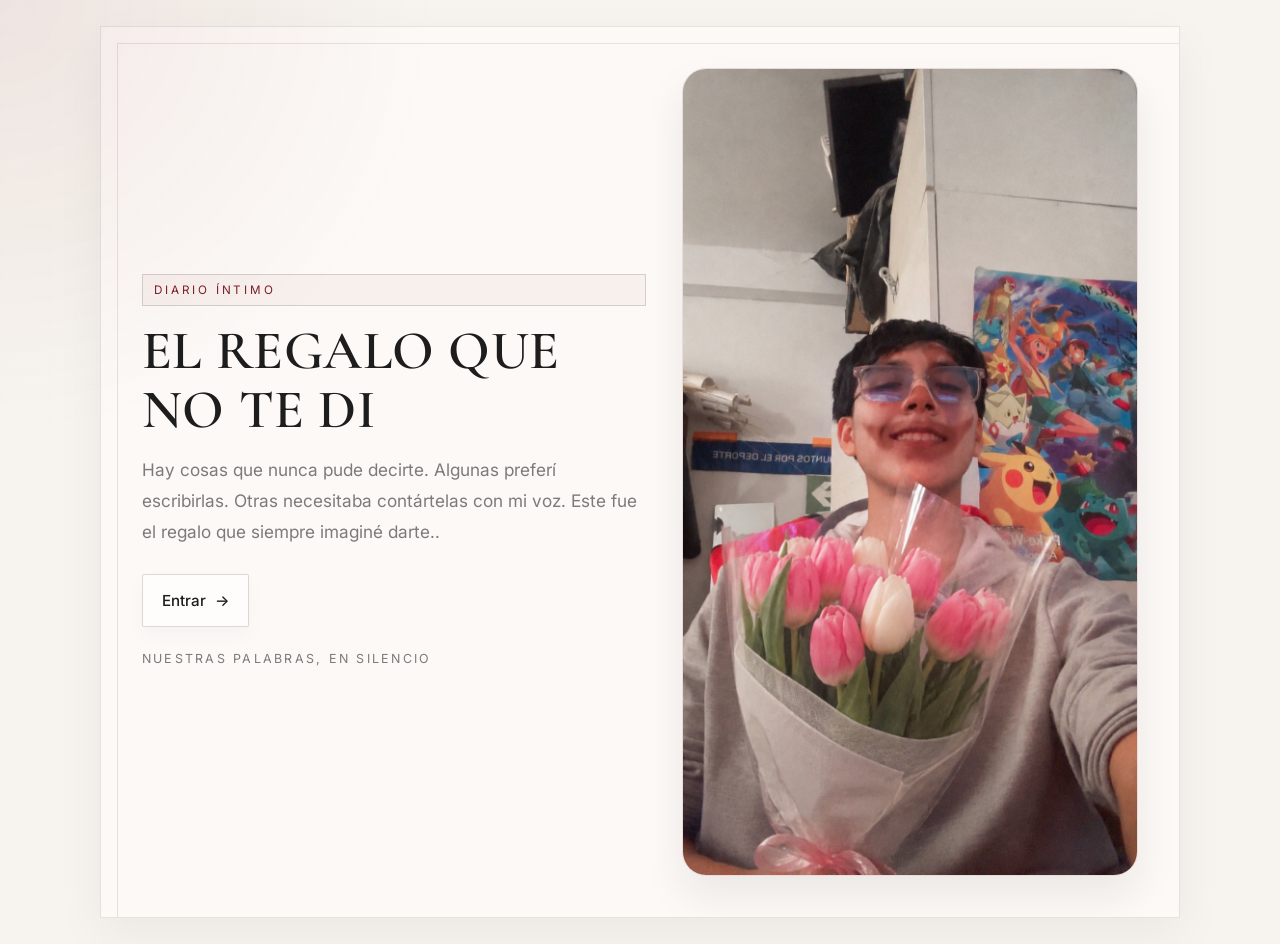
<file: index.html>
<!DOCTYPE html>
<html lang="es">
<head>
    <meta charset="UTF-8">
    <meta name="viewport" content="width=device-width, initial-scale=1.0">
    <title>EL REGALO QUE NO TE DI</title>
    <link rel="stylesheet" href="style.css">
</head>
<body>
    <main class="hero-card">
        <div class="hero-content">
            <div class="eyebrow">Diario íntimo</div>
            <h1>EL REGALO QUE NO TE DI</h1>
            <p>Hay cosas que nunca pude decirte. Algunas preferí escribirlas. Otras necesitaba contártelas con mi voz. Este fue el regalo que siempre imaginé darte..</p>
            <div class="actions">
                <a class="enter-link" href="menu.html">Entrar</a>
            </div>
            <div class="footer">Nuestras palabras, en silencio</div>
        </div>
        <div class="hero-image" aria-hidden="true">
            <img src="assets/imagenes/xd.png" alt="Portada del diario">
        </div>
    </main>

    <script src="script.js"></script>
</body>
</html>
</file>
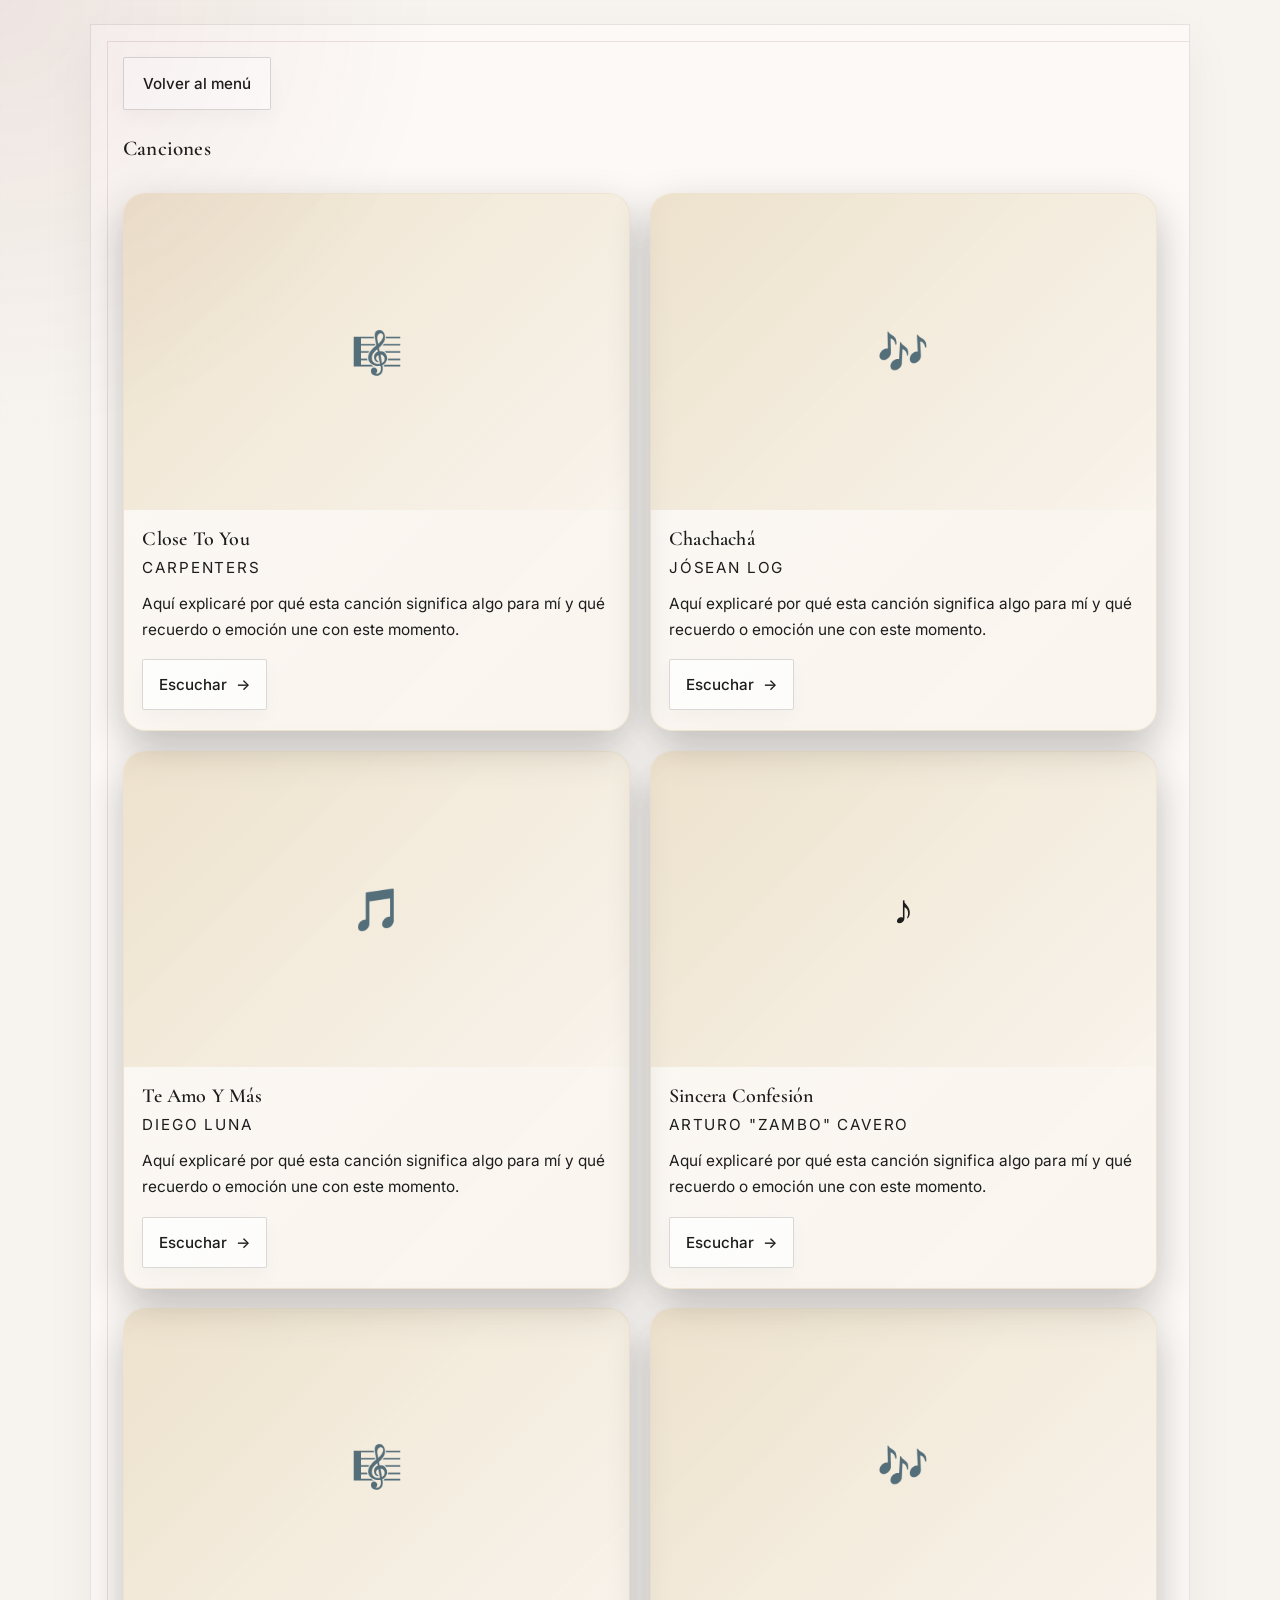
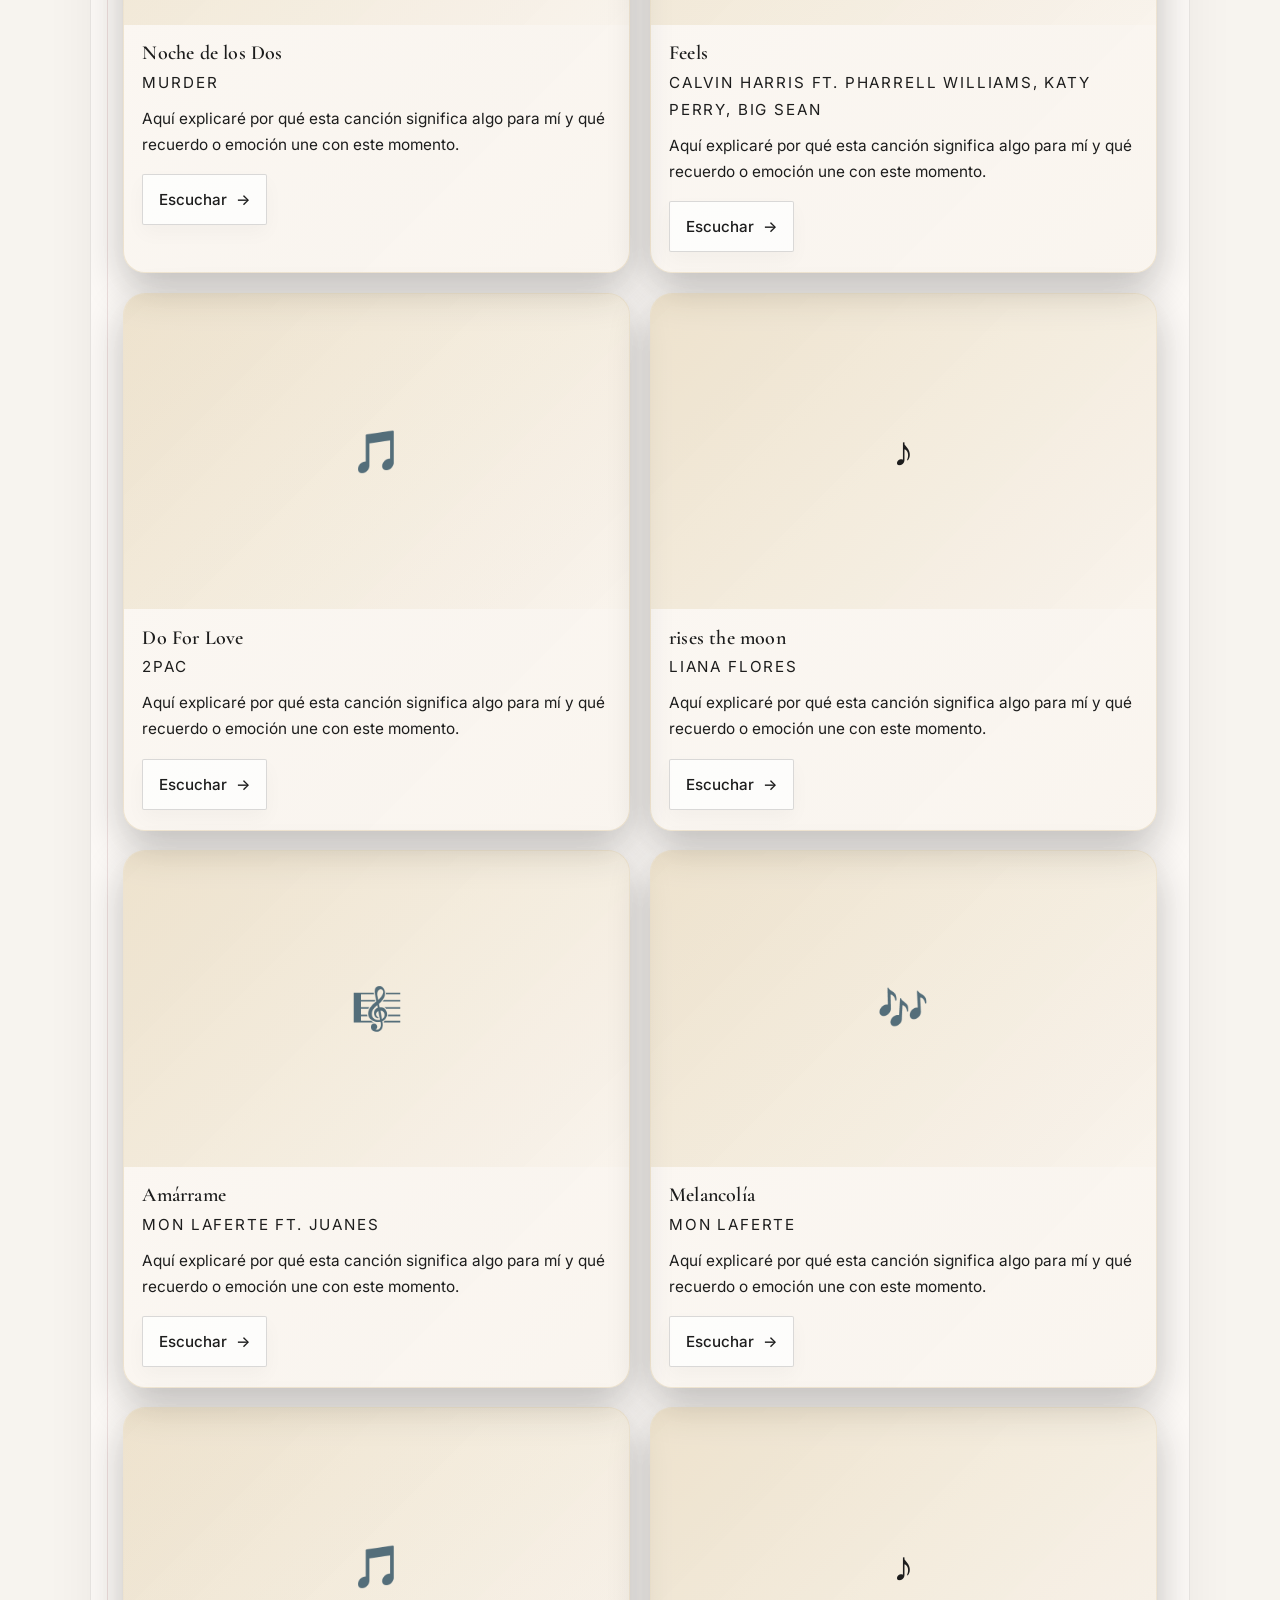
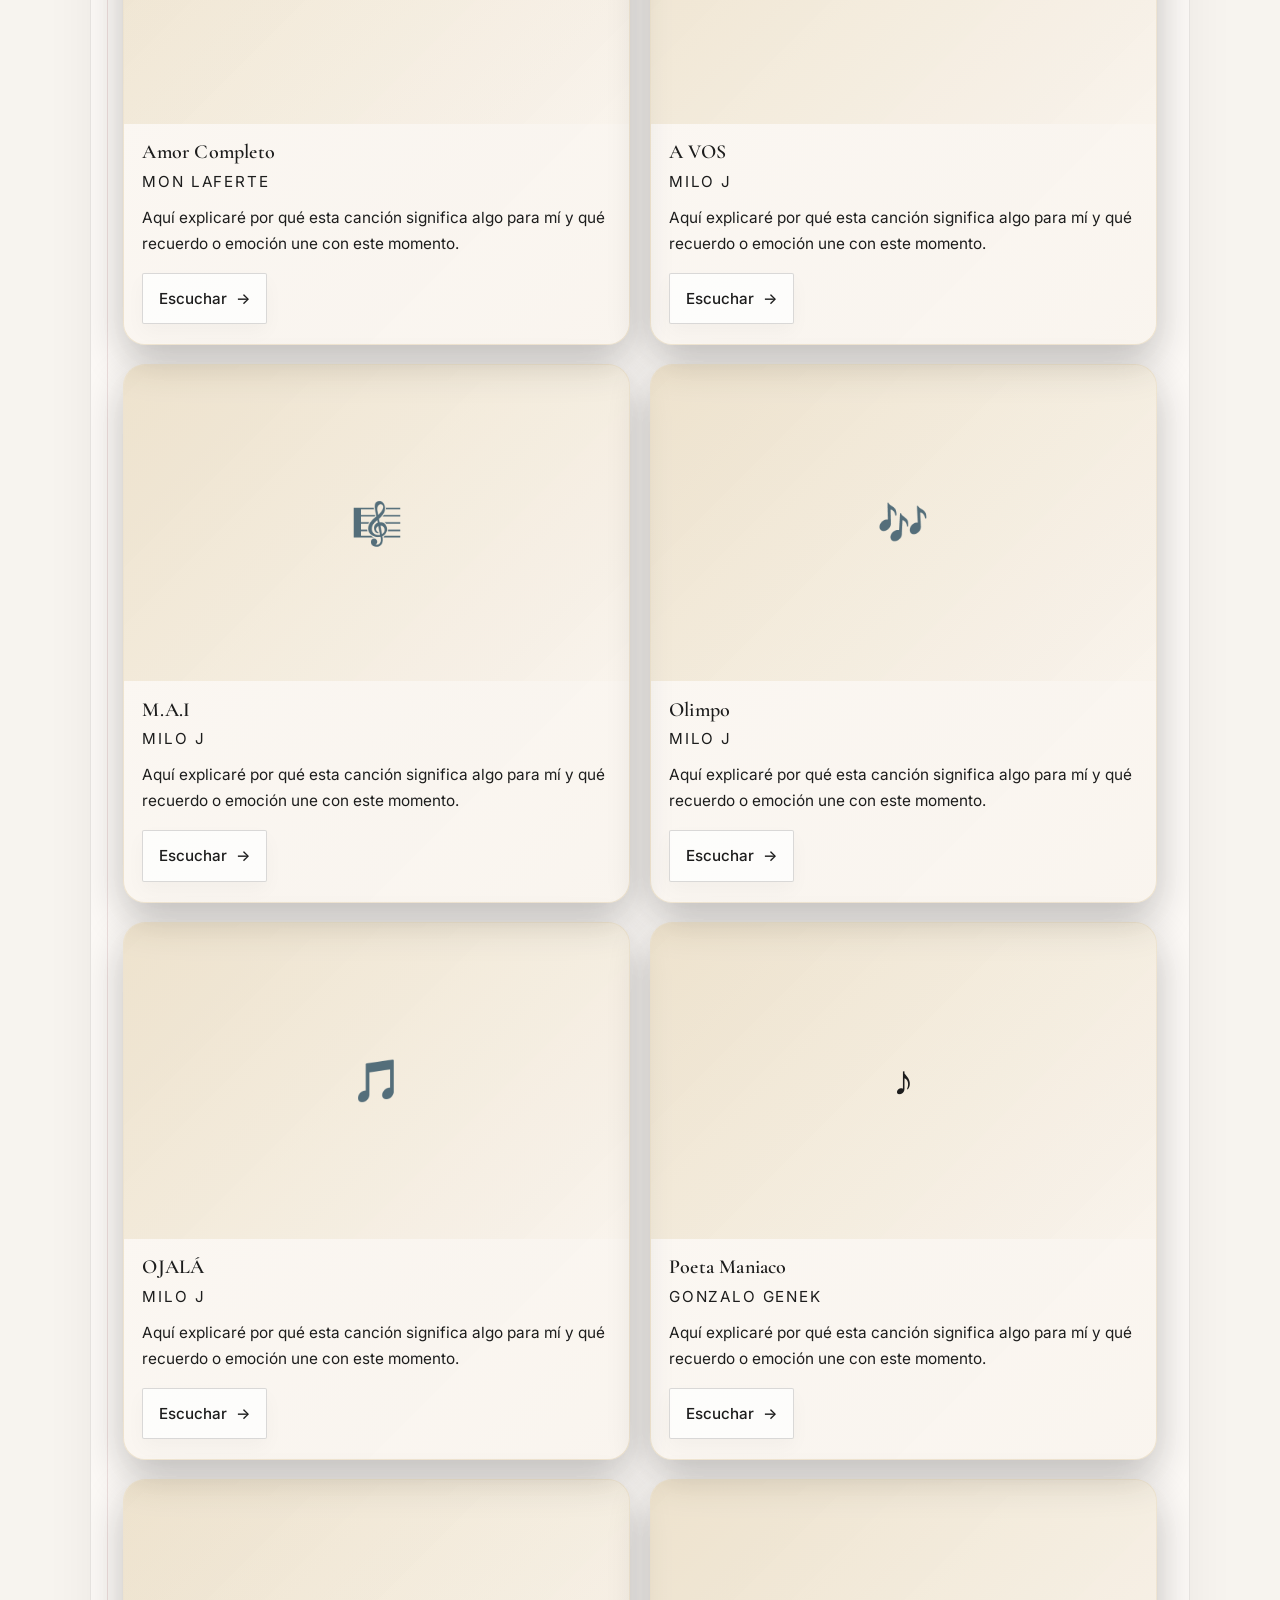
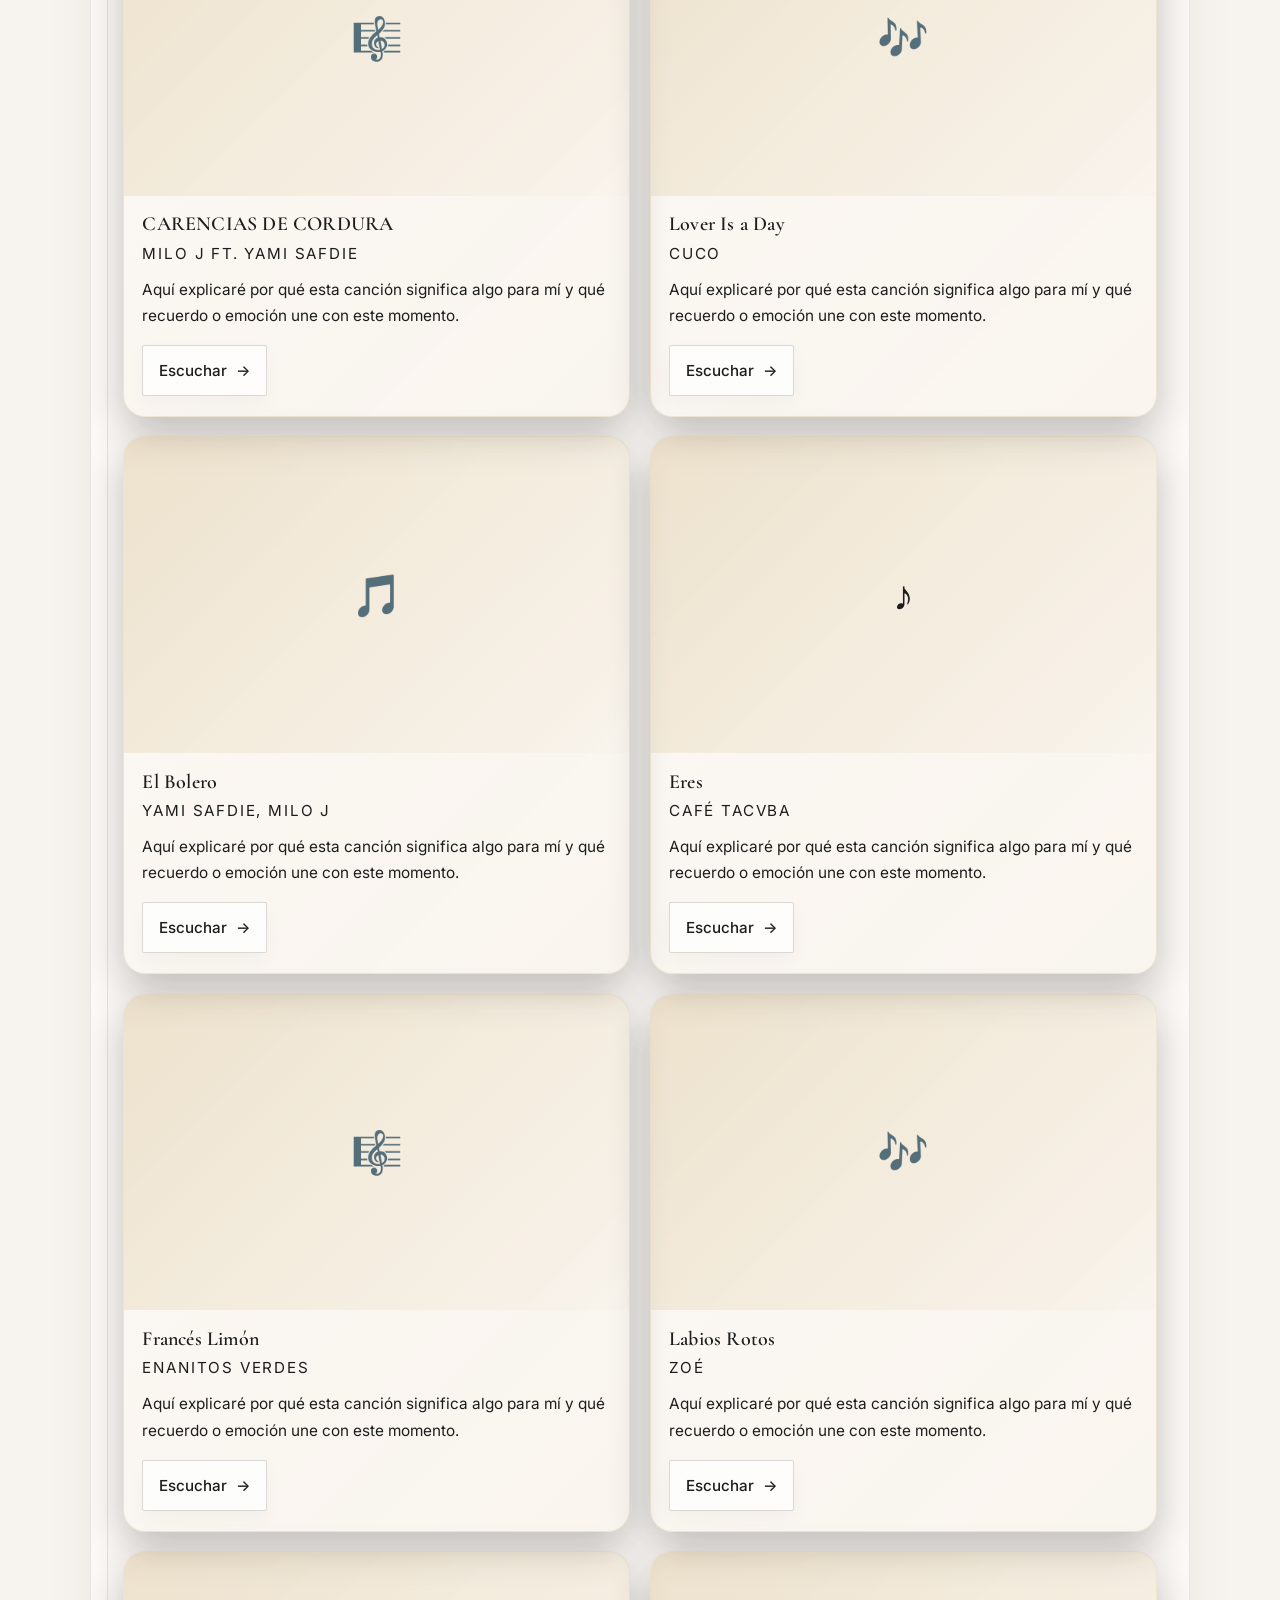
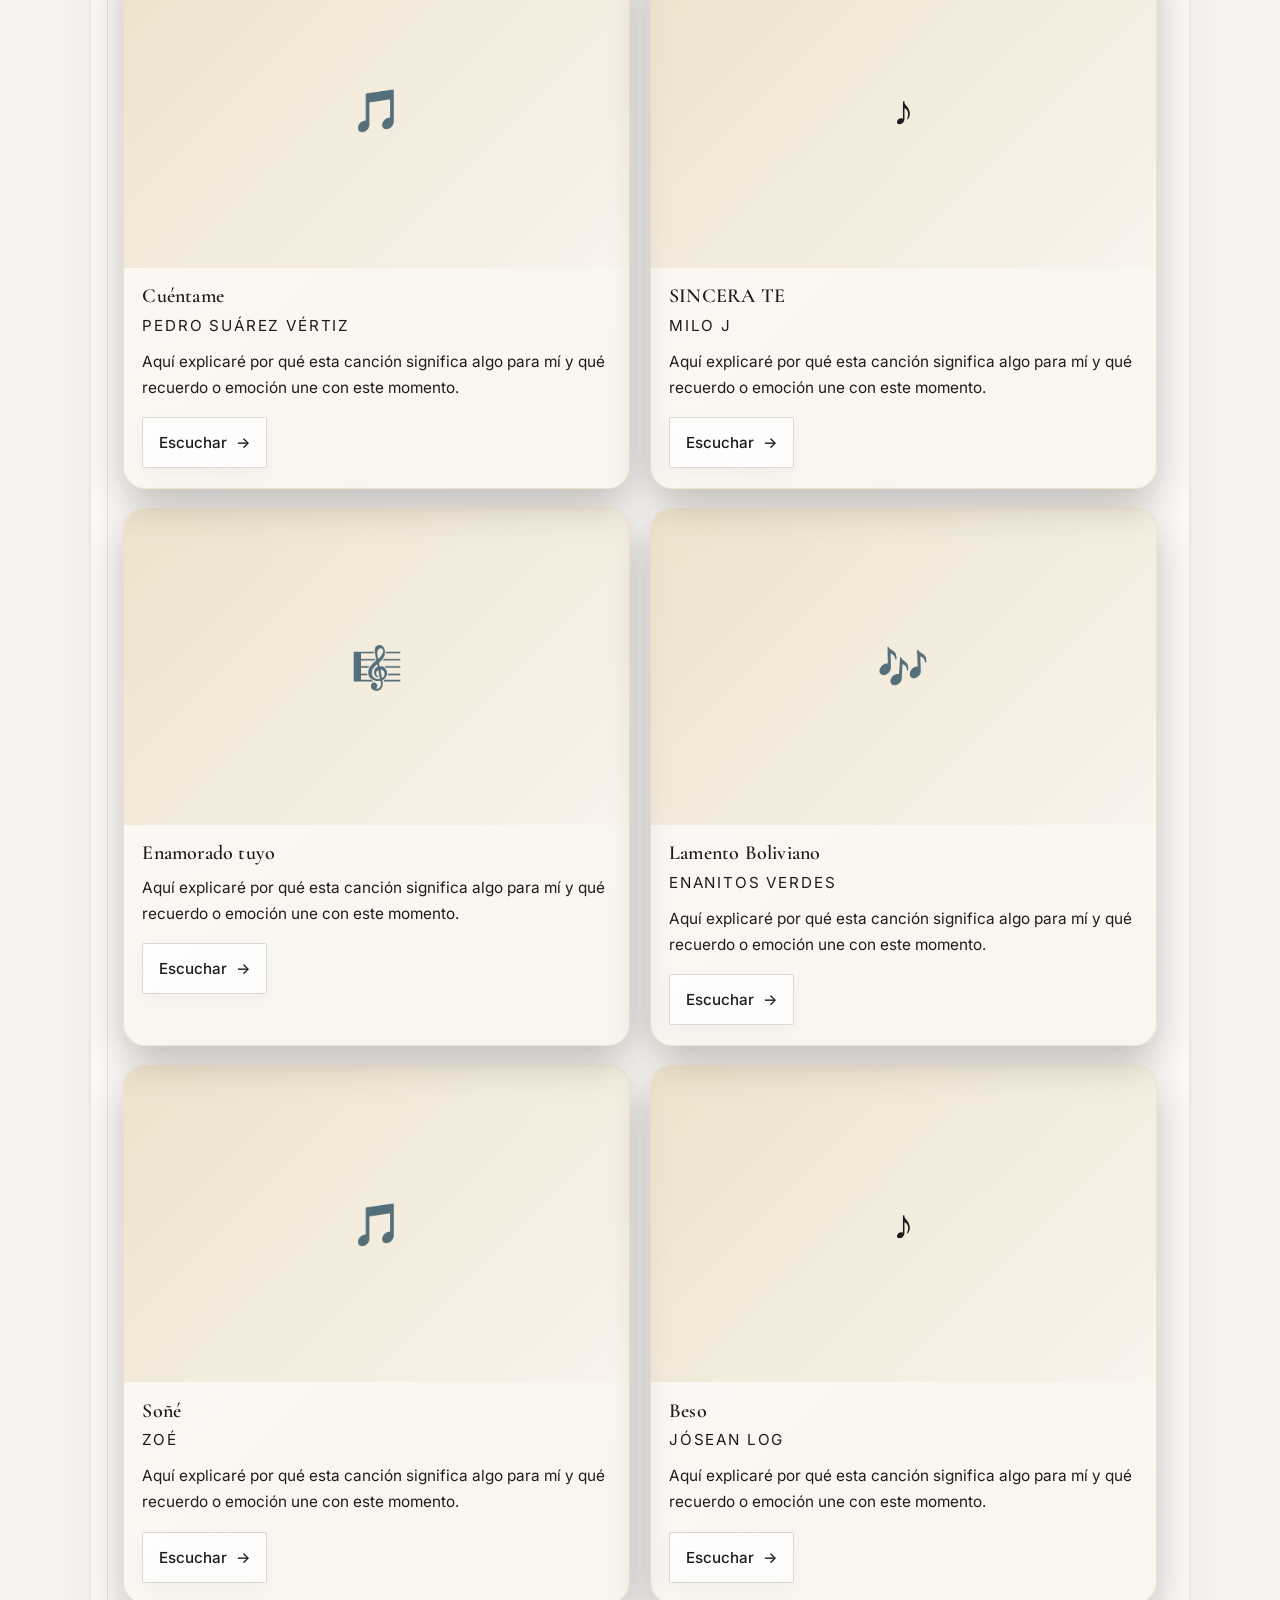
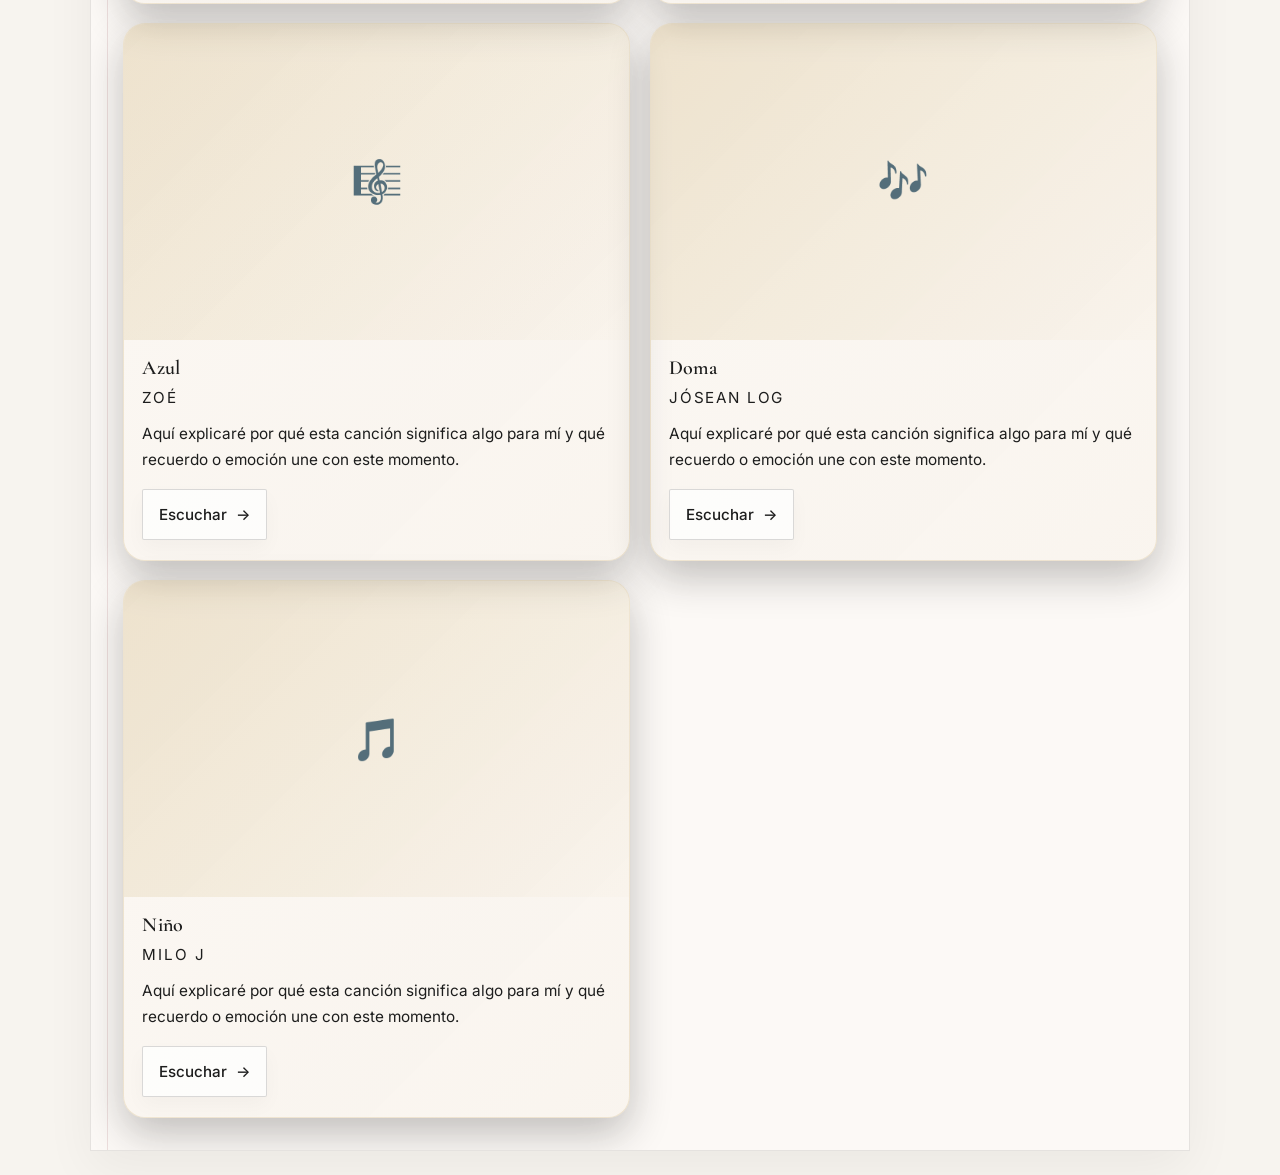
<file: canciones.html>
<!DOCTYPE html>
<html lang="es">
<head>
    <meta charset="UTF-8">
    <meta name="viewport" content="width=device-width, initial-scale=1.0">
    <title>Canciones</title>
    <link rel="stylesheet" href="style.css">
    <style>
        body {
            display: flex;
            align-items: center;
            justify-content: center;
            padding: 1.5rem;
        }

        .page-shell {
            width: min(95vw, 1100px);
            padding: 2rem;
            display: flex;
            flex-direction: column;
            gap: 1.3rem;
        }

        .topbar {
            margin-bottom: 0.4rem;
        }

        .songs-grid {
            display: grid;
            grid-template-columns: repeat(2, minmax(0, 1fr));
            gap: 1.2rem;
            position: relative;
            z-index: 1;
        }

        .song-card {
            background: linear-gradient(135deg, rgba(239, 226, 200, 0.06), rgba(202, 168, 107, 0.05));
            border: 1px solid rgba(202, 168, 107, 0.24);
            border-radius: 22px;
            overflow: hidden;
            box-shadow: 0 16px 42px rgba(0, 0, 0, 0.24);
            transition: transform 0.3s ease, box-shadow 0.3s ease, border-color 0.3s ease;
        }

        .song-card:hover {
            transform: translateY(-6px);
            border-color: rgba(202, 168, 107, 0.5);
            box-shadow: 0 22px 50px rgba(0, 0, 0, 0.3);
        }

        .cover {
            aspect-ratio: 16 / 10;
            background: linear-gradient(135deg, rgba(202, 168, 107, 0.28), rgba(239, 226, 200, 0.08));
            display: grid;
            place-items: center;
            font-size: 2.6rem;
            color: var(--gold);
        }

        .song-content {
            padding: 1.15rem 1.15rem 1.25rem;
        }

        .song-title {
            font-size: 1.25rem;
            margin-bottom: 0.25rem;
        }

        .song-artist {
            color: var(--gold);
            margin-bottom: 0.6rem;
            font-size: 0.95rem;
            letter-spacing: 0.12em;
            text-transform: uppercase;
        }

        .song-text {
            font-size: 0.96rem;
            line-height: 1.7;
            color: var(--text-soft);
            margin-bottom: 1rem;
        }

        .song-btn {
            padding: 0.75rem 1rem;
            font-size: 0.95rem;
        }

        @media (max-width: 700px) {
            .songs-grid {
                grid-template-columns: 1fr;
            }

            .page-shell {
                padding: 1.2rem;
            }
        }
    </style>
</head>
<body>
    <main class="page-shell fade-in">
        <div class="topbar">
            <a class="back-link" href="menu.html">Volver al menú</a>
        </div>

        <h2>Canciones</h2>

        <section class="songs-grid" id="songs-grid"></section>
    </main>

    <script src="data/canciones.js"></script>
    <script src="script.js"></script>
    <script>
        const icons = ['🎼', '🎶', '🎵', '♪'];
        const grid = document.getElementById('songs-grid');

        if (typeof canciones !== 'undefined' && Array.isArray(canciones)) {
            canciones.forEach((song, index) => {
                const icon = icons[index % icons.length];
                const card = document.createElement('article');
                card.className = 'song-card';
                card.innerHTML = `
                    <div class="cover">${icon}</div>
                    <div class="song-content">
                        <h3 class="song-title">${song.titulo}</h3>
                        <p class="song-artist">${song.artista}</p>
                        <p class="song-text">${song.mensaje}</p>
                        <a class="btn song-btn" href="${song.link}" target="_blank">Escuchar</a>
                    </div>
                `;
                grid.appendChild(card);
            });
        }
    </script>
</body>
</html>
</file>
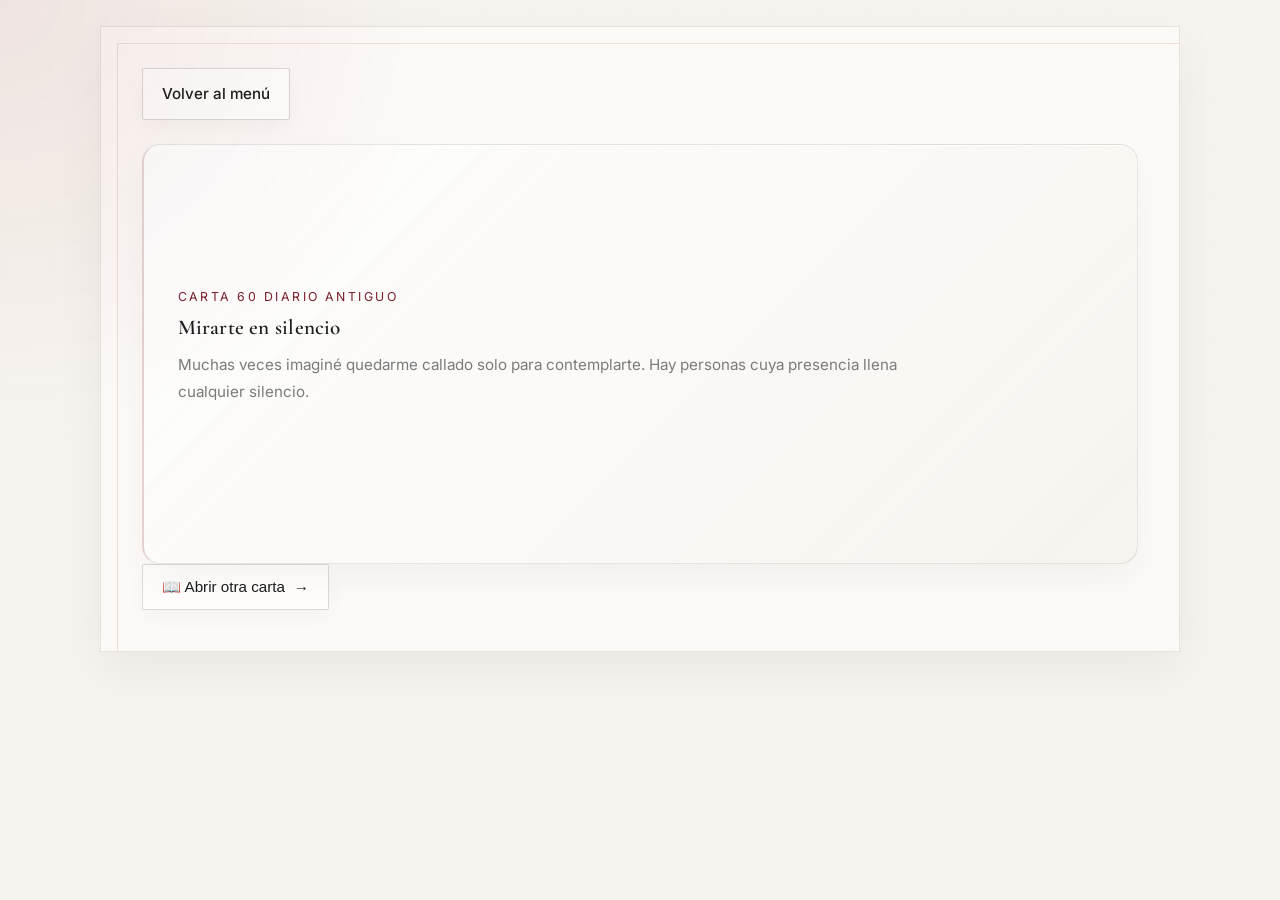
<file: cartas.html>
<!DOCTYPE html>
<html lang="es">
<head>
    <meta charset="UTF-8">
    <meta name="viewport" content="width=device-width, initial-scale=1.0">
    <title>Cartas</title>
    <link rel="stylesheet" href="style.css">

</head>
<body>
    <main class="page-shell fade-in">
        <div class="topbar">
            <a class="back-link" href="menu.html">Volver al menú</a>
        </div>

        <section class="letter-card fade-in" aria-live="polite">
            <div class="letter-meta">
                <span id="letter-date">Carta 01</span>
                <span>Diario antiguo</span>
            </div>
            <h2 class="letter-title" id="letter-title">Querida mía</h2>
            <p class="letter-text" id="letter-text"></p>
        </section>

        <div class="actions">
            <button class="btn" id="next-letter" type="button">📖 Abrir otra carta</button>
        </div>
    </main>

    <script src="script.js"></script>
    <script>
        const poemas = [
    {
        id: 1,
        titulo: 'Comer un helado',
        texto: `Siempre imaginé comer un helado contigo, Andira. 
Pensaba que los días más felices no serían los más costosos, sino los más simples. 
Quería verte sonreír, escuchar tu risa y perderme un momento en tus ojos color miel. 
Seguro habría hecho alguna tontería para hacerte reír y después quedarme mirándote. 
No soñaba con una historia perfecta. Soñaba con una vida real contigo.`
    },
    {
        id: 2,
        titulo: 'Desayunar juntos',
        texto: `Siempre imaginé desayunar juntos contigo, Andira. 
Pensaba que los días más felices no serían los más costosos, sino los más simples. 
Quería verte sonreír, escuchar tu risa y perderme un momento en tus ojos color miel.`
    },
    {
        id: 3,
        titulo: 'Una tarde cualquiera',
        texto: `No necesitaba París.Ni playas famosas.Me bastaba una banca cualquiera, dos cafés y una conversación contigo.Hablar de tus sueños,escuchar tus historias y reírnos de cosas que nadie más entendería.Porque cuando uno ama,los lugares dejan de importar..`
    },
    {
        id: 4,
        titulo: "La canción",
        texto: "Siempre pensé que algún día te cantaría una canción. No porque tuviera buena voz, sino porque quería que cada palabra te recordara lo mucho que significabas para mí. Tal vez me habría equivocado en alguna nota. Pero nunca en lo que sentía por ti."
    },
    {
        id: 5,
        titulo: "Construir un hogar",
        texto: "Soy estudiante de arquitectura. Y mientras aprendía a levantar edificios, me di cuenta de que el hogar nunca depende de las paredes. Depende de la persona. Yo soñaba con construir muchos proyectos. Pero el más bonito siempre eras tú."
    },
    {
        id: 6,
        titulo: "El hombre que quería ser",
        texto: "No quería impresionarte. Quería convertirme en el hombre que pudiera darte tranquilidad. Que respetara tus tiempos, que cuidara tu corazón y que nunca volviera a dejar que la impulsividad hablara antes que el amor. Ese hombre todavía lo estoy construyendo."
    },
    {
        id: 7,
        titulo: "Si Dios lo permite",
        texto: "A veces le hablo a Dios y no le pido riquezas. Solo le pido sabiduría. Porque si algún día la vida vuelve a cruzar nuestros caminos, quiero llegar distinto. Más paciente. Más fuerte. Más digno del amor que alguna vez tuviste para ofrecer."
    },
    {
        id: 8,
        titulo: "Agosto",
        texto: "Muchos ven un mes. Yo veía una esperanza. Imaginaba contar los días, preparar cada detalle, pensar qué decir cuando por fin te tuviera enfrente. Y aunque hoy ese sueño parezca lejano, todavía hay una parte de mí que sonríe cuando recuerda todo lo que imaginó."
    },
    {
        id: 9,
        titulo: "La paciencia",
        texto: "Hoy entendí que amar también significa esperar. No correr. No presionar. No exigir. Sino confiar en que las flores también necesitan tiempo para convertirse en el jardín que uno soñó. Ojalá hubiera aprendido eso antes."
    },
    {
        id: 10,
        titulo: "Si algún día vuelves",
        texto: "No quiero que vuelvas porque sientas lástima. Quiero que vuelvas porque encuentres a un hombre diferente. Uno que aprendió que el amor no se demuestra con ansiedad. Sino con calma. Con respeto. Con paciencia. Y si ese día llega, no empezaré hablando de mis errores. Empezaré dándote las gracias. Porque incluso en la distancia, seguiste inspirándome a convertirme en una mejor versión de mí."
    },
    {
        id: 11,
        titulo: 'Hacer un picnic',
        texto: `Siempre imaginé hacer un picnic contigo, Andira. 
Pensaba que los días más felices no serían los más costosos, sino los más simples. 
Quería verte sonreír, escuchar tu risa y perderme un momento en tus ojos color miel.`
    },
    {
        id: 12,
        titulo: 'Ver el amanecer',
        texto: `Siempre imaginé ver el amanecer contigo, Andira. 
Pensaba que los días más felices no serían los más costosos, sino los más simples. 
Quería verte sonreír, escuchar tu risa y perderme un momento en tus ojos color miel.`
    },
    {
        id: 13,
        titulo: 'Bailar sin saber',
        texto: `Siempre imaginé bailar sin saber contigo, Andira. 
Pensaba que los días más felices no serían los más costosos, sino los más simples. 
Quería verte sonreír, escuchar tu risa y perderme un momento en tus ojos color miel.`
    },
    {
        id: 14,
        titulo: 'Mirar las estrellas',
        texto: `Siempre imaginé mirar las estrellas contigo, Andira. 
Pensaba que los días más felices no serían los más costosos, sino los más simples. 
Quería verte sonreír, escuchar tu risa y perderme un momento en tus ojos color miel.`
    },
    {
        id: 15,
        titulo: 'Viajar en bus sin destino',
        texto: `Siempre imaginé viajar en bus sin destino contigo, Andira. 
Pensaba que los días más felices no serían los más costosos, sino los más simples. 
Quería verte sonreír, escuchar tu risa y perderme un momento en tus ojos color miel.`
    },
    {
        id: 16,
        titulo: 'Compartir una pizza',
        texto: `Siempre imaginé compartir una pizza contigo, Andira. 
Pensaba que los días más felices no serían los más costosos, sino los más simples. 
Quería verte sonreír, escuchar tu risa y perderme un momento en tus ojos color miel.`
    },
    {
        id: 17,
        titulo: 'Ir a una librería',
        texto: `Siempre imaginé ir a una librería contigo, Andira. 
Pensaba que los días más felices no serían los más costosos, sino los más simples. 
Quería verte sonreír, escuchar tu risa y perderme un momento en tus ojos color miel.`
    },
    {
        id: 18,
        titulo: 'Tomarte fotografías',
        texto: `Siempre imaginé tomarte fotografías contigo, Andira. 
Pensaba que los días más felices no serían los más costosos, sino los más simples. 
Quería verte sonreír, escuchar tu risa y perderme un momento en tus ojos color miel.`
    },
    {
        id: 19,
        titulo: 'Esperarte en el aeropuerto',
        texto: `Siempre imaginé esperarte en el aeropuerto contigo, Andira. 
Pensaba que los días más felices no serían los más costosos, sino los más simples. 
Quería verte sonreír, escuchar tu risa y perderme un momento en tus ojos color miel.`
    },
    {
        id: 20,
        titulo: 'Abrazarte después de un día difícil',
        texto: `Siempre imaginé abrazarte después de un día difícil contigo, Andira. 
Pensaba que los días más felices no serían los más costosos, sino los más simples. 
Quería verte sonreír, escuchar tu risa y perderme un momento en tus ojos color miel.`
    },
    {
        id: 21,
        titulo: "Ver la lluvia contigo",
        texto: "Siempre soñé que una tarde empezara a llover y, en lugar de correr, nos quedáramos mirando cómo caían las gotas. Me habría reído al verte mojarte el cabello y habría pensado que hasta la lluvia era bonita si caía sobre ti. Después buscaríamos un café caliente y guardaríamos ese día como uno de esos recuerdos que nunca se olvidan."
    },
    {
        id: 22,
        titulo: "Compartir mi casaca",
        texto: "Si hacía frío, quería ponerte mi casaca aunque yo terminara temblando. No por hacerme el héroe, sino porque me habría gustado cuidar de ti en los detalles pequeños. Es ahí donde siempre imaginé que vive el amor."
    },
    {
        id: 23,
        titulo: "Comprar flores sin motivo",
        texto: "No esperaba una fecha especial para llevarte flores. Quería sorprenderte un martes cualquiera y verte preguntarme por qué. Yo solo habría respondido: \"Porque hoy también merecías saber lo hermosa que eres\"."
    },
    {
        id: 24,
        titulo: "Escribirte una carta",
        texto: "Quería llenar hojas con todo lo que a veces no se puede decir en un chat. Que guardaras esa carta entre tus cosas y que algún día, al volver a leerla, supieras cuánto significabas para mí."
    },
    {
        id: 25,
        titulo: "Conocer tu lugar favorito",
        texto: "Soñaba con conocer ese rincón que tanto te gustaba. No por el lugar, sino porque todo aquello que te hacía feliz también me habría gustado conocerlo."
    },
    {
        id: 26,
        titulo: "Mirar el cielo desde un parque",
        texto: "Sentarnos sobre el pasto, hablar de cualquier cosa y terminar mirando las nubes. Tal vez el parque fuera sencillo, pero contigo habría parecido el lugar más bonito del mundo."
    },
    {
        id: 27,
        titulo: "Celebrar tu cumpleaños",
        texto: "Quería ser de los primeros en abrazarte y agradecerle a Dios por tu vida. Verte soplar las velas habría sido suficiente regalo para mí."
    },
    {
        id: 28,
        titulo: "Pasar Navidad contigo",
        texto: "Imaginaba luces, música y una foto abrazados frente al árbol. No necesitaba regalos; tú ya eras el mejor."
    },
    {
        id: 29,
        titulo: "Recibir el Año Nuevo abrazados",
        texto: "Cuando el reloj marcara las doce, solo habría querido tenerte entre mis brazos y empezar un nuevo año con la persona que más quería."
    },
    {
        id: 30,
        titulo: "Viajar en carretera",
        texto: "No importaba el destino. Con música, conversaciones y tu compañía, cualquier camino habría valido la pena."
    },
    {
        id: 31,
        titulo: "Prepararte una sorpresa",
        texto: "Me habría gustado planear cada detalle solo para ver esa expresión de sorpresa en tu rostro. Tu sonrisa siempre fue el premio que imaginaba."
    },
    {
        id: 32,
        titulo: "Acompañarte cuando estuvieras enferma",
        texto: "Quería prepararte un té, decirte que descansaras y quedarme contigo hasta que te sintieras mejor. Cuidarte siempre fue uno de mis sueños."
    },
    {
        id: 33,
        titulo: "Escuchar tus sueños",
        texto: "Hablar durante horas sobre todo lo que querías lograr. Me habría encantado ser quien te recordara que eras capaz de conseguirlo."
    },
    {
        id: 34,
        titulo: "Verte usar mi polera",
        texto: "Siempre pensé que te verías aún más bonita usando una de mis poleras. Seguramente terminaría regalándotela solo porque te quedaba mejor a ti."
    },
    {
        id: 35,
        titulo: "Compartir un postre",
        texto: "Pedir uno para los dos y discutir de broma quién se comía el último bocado. Esas pequeñas tonterías también eran parte de los sueños que tenía contigo."
    },
    {
        id: 36,
        titulo: "Pasear por una feria",
        texto: "Quería caminar entre puestos, probar comida, ganar algún peluche imposible y terminar riéndonos de todo lo que pasara ese día."
    },
    {
        id: 37,
        titulo: "Mirarte mientras leías",
        texto: "Hubiera fingido leer solo para observar la paz que transmitías cuando estabas concentrada. Hay momentos silenciosos que dicen mucho."
    },
    {
        id: 38,
        titulo: "Construir nuestro hogar",
        texto: "Como estudiante de arquitectura imaginaba diseñar un lugar donde cada espacio hablara de nosotros. No una casa perfecta, sino un hogar lleno de paz."
    },
    {
        id: 39,
        titulo: "Envejecer contigo",
        texto: "Siempre pensé que el amor bonito no era el de un día, sino el de toda una vida. Soñaba con llegar a viejitos recordando cada aventura que vivimos juntos."
    },
    {
        id: 40,
        titulo: "Decirte cada día que eres hermosa",
        texto: "Nunca quería que dudaras de lo mucho que admiraba tu sonrisa, tus ojos color miel y la persona que eres. Mi idea era recordártelo todos los días."
    },
    {
        id: 41,
        titulo: "Mirar el amanecer desde un cerro",
        texto: "Siempre imaginé subir temprano a un cerro contigo para recibir el primer rayo de sol. Mientras todos miraban el horizonte, yo habría descubierto que mi amanecer favorito estaba a mi lado."
    },
    {
        id: 42,
        titulo: "Ir a un concierto contigo",
        texto: "Quería tomar tu mano mientras sonaba esa canción que tanto nos gustara. No importaba el artista; lo importante era que cada letra nos encontrara sonriendo."
    },
    {
        id: 43,
        titulo: "Viajar en tren",
        texto: "Imaginaba un viaje largo en tren, mirando por la ventana mientras inventábamos historias sobre los lugares que pasaban frente a nosotros."
    },
    {
        id: 44,
        titulo: "Pintar un cuadro juntos",
        texto: "Compraría pinturas aunque ninguno supiera usarlas. Al final el cuadro no sería perfecto, pero sí un recuerdo hecho por los dos."
    },
    {
        id: 45,
        titulo: "Armar un rompecabezas",
        texto: "Me habría encantado pasar una tarde armando un rompecabezas contigo, solo para descubrir que trabajar juntos también podía ser divertido."
    },
    {
        id: 46,
        titulo: "Visitar un museo",
        texto: "Quería caminar contigo por un museo, escuchando tus opiniones y descubriendo que tú llamabas mi atención mucho más que cualquier obra."
    },
    {
        id: 47,
        titulo: "Perdernos en una ciudad nueva",
        texto: "Perdernos por calles desconocidas habría sido una aventura. Porque contigo hasta perderse parecía encontrar el camino correcto."
    },
    {
        id: 48,
        titulo: "Comer canchita en el cine",
        texto: "En el cine habría terminado compartiendo más la canchita contigo que mirando la pantalla. Tus risas habrían sido mi escena favorita."
    },
    {
        id: 49,
        titulo: "Ver fuegos artificiales",
        texto: "Ver los fuegos artificiales reflejados en tus ojos color miel habría sido suficiente para recordar esa noche toda la vida."
    },
    {
        id: 50,
        titulo: "Escribir nuestro diario",
        texto: "Quería escribir un diario donde cada página contara un pequeño momento contigo, para releerlo cuando fuéramos viejitos."
    },
    {
        id: 51,
        titulo: "Aprender a bailar contigo",
        texto: "No importa si pisábamos mal. Lo bonito era aprender a bailar riéndonos de nuestros errores."
    },
    {
        id: 52,
        titulo: "Ir al zoológico",
        texto: "Me imaginaba viendo a los animales contigo y sonriendo al descubrir que seguías emocionándote como una niña con las cosas simples."
    },
    {
        id: 53,
        titulo: "Compartir audífonos en el bus",
        texto: "Compartir un audífono en el bus y dejar que una canción dijera lo que a veces cuesta expresar con palabras."
    },
    {
        id: 54,
        titulo: "Mirar fotos antiguas",
        texto: "Sentarnos a mirar fotografías antiguas e imaginar todas las nuevas que todavía nos faltaban por tomar."
    },
    {
        id: 55,
        titulo: "Hacer una videollamada hasta dormir",
        texto: "Quería quedarme en videollamada hasta que alguno se quedara dormido, sintiendo que la distancia era un poco más pequeña."
    },
    {
        id: 56,
        titulo: "Plantar un árbol juntos",
        texto: "Plantar un árbol contigo era una forma de creer que algunas cosas bonitas también crecen con paciencia."
    },
    {
        id: 57,
        titulo: "Correr hacia ti para abrazarte",
        texto: "Siempre soñé con correr hacia ti el día de nuestro encuentro y abrazarte tan fuerte que todas las esperas dejaran de doler."
    },
    {
        id: 58,
        titulo: "Llevarte a probar mi comida favorita",
        texto: "Llevarte a comer ese lugar que tanto me gustaba y esperar con nervios tu reacción al primer bocado."
    },
    {
        id: 59,
        titulo: "Sentarnos en un muelle",
        texto: "Sentarnos al borde de un muelle, escuchar el agua y hablar de todo lo que queríamos construir en el futuro."
    },
    {
        id: 60,
        titulo: "Mirarte en silencio",
        texto: "Muchas veces imaginé quedarme callado solo para contemplarte. Hay personas cuya presencia llena cualquier silencio."
    },
    {
        id: 61,
        titulo: "Ver un partido contigo",
        texto: "Imaginaba explicarte las reglas aunque terminaras riéndote de lo mucho que me emocionaba. Al final lo importante nunca fue el partido, sino compartir ese momento contigo."
    },
    {
        id: 62,
        titulo: "Enseñarte a jugar mi videojuego favorito",
        texto: "Quería verte descubrir ese mundo que tanto me divertía. Seguro perderías algunas partidas, pero yo habría celebrado cada sonrisa tuya como una victoria."
    },
    {
        id: 63,
        titulo: "Hacer un álbum de recuerdos",
        texto: "Soñaba con llenar un álbum de boletos, fotos y pequeños recuerdos. No por coleccionar cosas, sino por guardar pedacitos de nuestra historia."
    },
    {
        id: 64,
        titulo: "Comprar un peluche para ti",
        texto: "Me habría gustado ganarte un peluche aunque fallara mil veces. Solo quería verte abrazándolo y pensar que te recordaría un poquito a mí."
    },
    {
        id: 65,
        titulo: "Subir a una rueda de la fortuna",
        texto: "Subir contigo a una rueda de la fortuna y, cuando llegáramos arriba, quedarnos un instante mirando la ciudad mientras te daba las gracias por existir."
    },
    {
        id: 66,
        titulo: "Ir a un mirador de noche",
        texto: "Buscar un mirador, sentarnos juntos y ver las luces de la ciudad. Creo que habría descubierto que ninguna brillaba tanto como tus ojos color miel."
    },
    {
        id: 67,
        titulo: "Escuchar el sonido del mar en silencio",
        texto: "Hay silencios que no incomodan. Imaginaba escuchar el mar contigo sin decir nada, porque tu compañía ya lo decía todo."
    },
    {
        id: 68,
        titulo: "Probar un restaurante nuevo",
        texto: "Quería sorprenderte llevándote a un lugar nuevo y preguntarte cuál era tu plato favorito. Después prometer volver si te hacía feliz."
    },
    {
        id: 69,
        titulo: "Ver cómo eliges un libro",
        texto: "Entrar a una librería y observar cómo tus ojos se iluminaban al encontrar un libro especial. Esa ilusión tuya también habría sido mía."
    },
    {
        id: 70,
        titulo: "Escribir tu nombre en mi libreta",
        texto: "Más de una vez imaginé escribir tu nombre entre mis apuntes de arquitectura, solo porque aparecía en cada uno de mis pensamientos."
    },
    {
        id: 71,
        titulo: "Ir a una feria del libro",
        texto: "Caminar entre libros contigo habría sido descubrir historias en los estantes y otra aún más bonita caminando a mi lado."
    },
    {
        id: 72,
        titulo: "Compartir un paraguas",
        texto: "Si empezaba a llover, habría acercado el paraguas un poco más hacia ti aunque yo terminara empapado. Hay gustos que uno tiene cuando ama."
    },
    {
        id: 73,
        titulo: "Tomarnos una foto espontánea",
        texto: "No las fotos preparadas, sino esas donde ambos nos reíamos sin darnos cuenta de que alguien había capturado el momento."
    },
    {
        id: 74,
        titulo: "Esperar el bus abrazados",
        texto: "Esperar el bus contigo habría hecho que cualquier demora pareciera corta. Las mejores conversaciones nacen cuando no hay prisa."
    },
    {
        id: 75,
        titulo: "Recorrer un mercado juntos",
        texto: "Recorrer un mercado probando frutas, riéndonos de los vendedores y aprendiendo tus gustos era una felicidad sencilla que soñaba vivir."
    },
    {
        id: 76,
        titulo: "Comprar ingredientes para cocinar",
        texto: "Elegir ingredientes contigo y discutir de broma quién cocinaba mejor. Sabía que el recuerdo sería más rico que la comida."
    },
    {
        id: 77,
        titulo: "Ver cómo te quedas dormida",
        texto: "Imaginaba verte quedarte dormida durante un viaje y sonreír en silencio para no despertarte. Algunos instantes son demasiado tiernos para olvidarlos."
    },
    {
        id: 78,
        titulo: "Hacer una lista de sueños",
        texto: "Quería escribir una lista de lugares por conocer, comidas por probar y sueños por cumplir contigo, tachándolos uno por uno con el paso de los años."
    },
    {
        id: 79,
        titulo: "Brindar por nuestro futuro",
        texto: "Levantar una copa por todo lo bueno que vendría. No por lo que teníamos, sino por lo que aún soñábamos construir juntos."
    },
    {
        id: 80,
        titulo: "Decirte 'qué bonito que existes'",
        texto: "Si hubiera podido decirte algo cada mañana, habría sido esto: qué bonito que existes, Andira. Gracias por inspirar tantos sueños."
    },
    {
        id: 81,
        titulo: "Esperarte en el aeropuerto",
        texto: "Durante muchas noches imaginé ese día. Miraría cada persona que saliera por la puerta hasta encontrarte. Cuando por fin aparecieras, el tiempo dejaría de importar. No pensaba en un discurso perfecto; solo en un abrazo largo, de esos que curan kilómetros, silencios y esperas."
    },
    {
        id: 82,
        titulo: "Un domingo contigo",
        texto: "Siempre soñé con un domingo sencillo. Despertar tarde, preparar el desayuno juntos, reír porque el pan se quemó un poco, compartir un café mientras entraba la luz por la ventana."
    },
    {
        id: 83,
        titulo: "Construir nuestro hogar",
        texto: "Mientras aprendía arquitectura, imaginaba diseñar un hogar pensando en nosotros. Una ventana para ver el amanecer, un rincón para leer, una cocina donde cocinar juntos aunque nos equivocáramos."
    },
    {
        id: 84,
        titulo: "Llevarte al mar",
        texto: "Quería llevarte al mar cuando el sol empezara a esconderse. Caminar descalzos, dejar que las olas tocaran nuestros pies y escuchar el sonido del agua mientras el cielo cambiaba de color."
    },
    {
        id: 85,
        titulo: "Una librería",
        texto: "Imaginaba entrar contigo a una librería. Tú buscando un libro, yo observando cómo se iluminaban tus ojos. Me habría gustado regalarte el primero que llamara tu atención."
    },
    {
        id: 86,
        titulo: "Verte cumplir tus sueños",
        texto: "No quería ser el protagonista de tu historia. Quería ser quien aplaudiera cada uno de tus logros. Estar presente cuando sintieras miedo y celebrar contigo cada meta alcanzada."
    },
    {
        id: 87,
        titulo: "Viaje sin destino",
        texto: "Me imaginaba subiendo a un bus contigo sin preocuparnos demasiado por el destino. La aventura estaría en las conversaciones y en las risas."
    },
    {
        id: 88,
        titulo: "Una noche de estrellas",
        texto: "Quería buscar un lugar donde la ciudad no hiciera ruido. Acostarnos sobre el pasto, mirar las estrellas e inventar nombres para las constelaciones."
    },
    {
        id: 89,
        titulo: "Envejecer contigo",
        texto: "Siempre pensé que el amor más bonito no era el que impresionaba a todos, sino el que resistía el paso del tiempo. Imaginaba ver aparecer algunas canas y seguir tomándonos de la mano."
    },
    {
        id: 90,
        titulo: "Qué bonito habría sido",
        texto: "A veces cierro los ojos e imagino todas las cosas sencillas que habría querido vivir contigo: un desayuno, un abrazo, una caminata, una película, un café en una tarde fría."
    },
    {
        id: 91,
        titulo: "Verte elegir un vestido",
        texto: "Siempre imaginé acompañarte mientras buscabas un vestido. Probablemente dirías que todos eran iguales, pero yo encontraría una razón para decirte que te veías hermosa con cada uno."
    },
    {
        id: 92,
        titulo: "Nuestro primer baile",
        texto: "No sé bailar bien, y creo que tú lo sabías. Aun así soñaba con invitarte a bailar. Seguramente pisaría tus pies y terminaríamos riéndonos."
    },
    {
        id: 93,
        titulo: "Mirar el amanecer desde la playa",
        texto: "Quería llegar antes de que saliera el sol, sentarnos sobre la arena y esperar en silencio. Ningún amanecer se compara con la paz que encontraba imaginándote a mi lado."
    },
    {
        id: 94,
        titulo: "Viajar a un lugar desconocido",
        texto: "Soñaba con descubrir una ciudad nueva contigo, equivocarnos de calle y terminar riéndonos de cada error."
    },
    {
        id: 95,
        titulo: "Escribir un libro para ti",
        texto: "Muchas veces pensé en llenar un cuaderno con poemas e historias inspiradas en ti."
    },
    {
        id: 96,
        titulo: "Verte reír hasta llorar",
        texto: "Siempre quise hacer alguna tontería que terminara haciéndote reír sin parar."
    },
    {
        id: 97,
        titulo: "Caminar toda una noche",
        texto: "Imaginaba una noche tranquila, caminar y hablar de nuestros miedos y sueños."
    },
    {
        id: 98,
        titulo: "Una fotografía al envejecer",
        texto: "Pensaba en una fotografía tomada muchos años después, con algunas canas pero con la misma sonrisa."
    },
    {
        id: 99,
        titulo: "Dar gracias por encontrarte",
        texto: "Cada vez que imaginaba el futuro, también imaginaba un momento para agradecer a Dios por coincidir contigo."
    },
    {
        id: 100,
        titulo: "El sueño que siempre guardaré",
        texto: "Si algún día me preguntaran cuál fue el sueño más bonito que tuve, hablaría de una vida sencilla contigo. Ese sueño siempre llevará tu nombre, Andira."
    }
];

        // Lógica: mostrar poemas en orden aleatorio sin repeticiones durante la sesión.
        const letterDate = document.getElementById('letter-date');
        const letterTitle = document.getElementById('letter-title');
        const letterText = document.getElementById('letter-text');
        const nextLetterButton = document.getElementById('next-letter');
        const letterCard = document.querySelector('.letter-card');
        const actions = document.querySelector('.actions');

        let remainingIndices = [];
        let shownCount = 0;

        function initPool() {
            remainingIndices = poemas.map((_, i) => i);
            shownCount = 0;
        }

        function showPoemByIndex(arrayIndex, sequenceNumber) {
            const poema = poemas[arrayIndex];
            letterCard.classList.remove('is-visible');
            // Mostrar el ID real del poema (no el orden de lectura)
            letterDate.textContent = `CARTA ${poema.id}`;
            letterTitle.textContent = poema.titulo;
            letterText.textContent = poema.texto;
            requestAnimationFrame(() => {
                letterCard.classList.add('is-visible');
            });
        }

        function showFinalMessage() {
            letterCard.classList.remove('is-visible');
            letterDate.textContent = '';
            letterTitle.textContent = 'Has llegado al final...';
            letterText.textContent = `Leíste todas las cartas que tenía para ti.\nGracias por dedicarme tu tiempo.\n\nSupongo que ahora me toca escribir más.\n\nQuizá algún día vuelvas y encuentres nuevas páginas esperando por ti. ❤️`;
            // ocultar botón siguiente y añadir botón de reinicio
            nextLetterButton.style.display = 'none';
            let restartBtn = document.getElementById('restart-button');
            if (!restartBtn) {
                restartBtn = document.createElement('button');
                restartBtn.id = 'restart-button';
                restartBtn.type = 'button';
                restartBtn.className = 'btn';
                restartBtn.textContent = 'Volver a empezar';
                actions.appendChild(restartBtn);
                restartBtn.addEventListener('click', () => {
                    // reiniciar recorrido y mostrar nuevo poema aleatorio
                    restartBtn.remove();
                    nextLetterButton.style.display = '';
                    initPool();
                    showNextRandom();
                });
            }
            requestAnimationFrame(() => {
                letterCard.classList.add('is-visible');
            });
        }

        function showNextRandom() {
            if (remainingIndices.length === 0) {
                showFinalMessage();
                return;
            }

            const r = Math.floor(Math.random() * remainingIndices.length);
            const arrayIndex = remainingIndices.splice(r, 1)[0];
            shownCount += 1;
            showPoemByIndex(arrayIndex, shownCount);
        }

        nextLetterButton.addEventListener('click', () => {
            showNextRandom();
        });

        // inicializar y mostrar la primera carta aleatoria
        initPool();
        showNextRandom();
    </script>
</body>
</html>
</file>
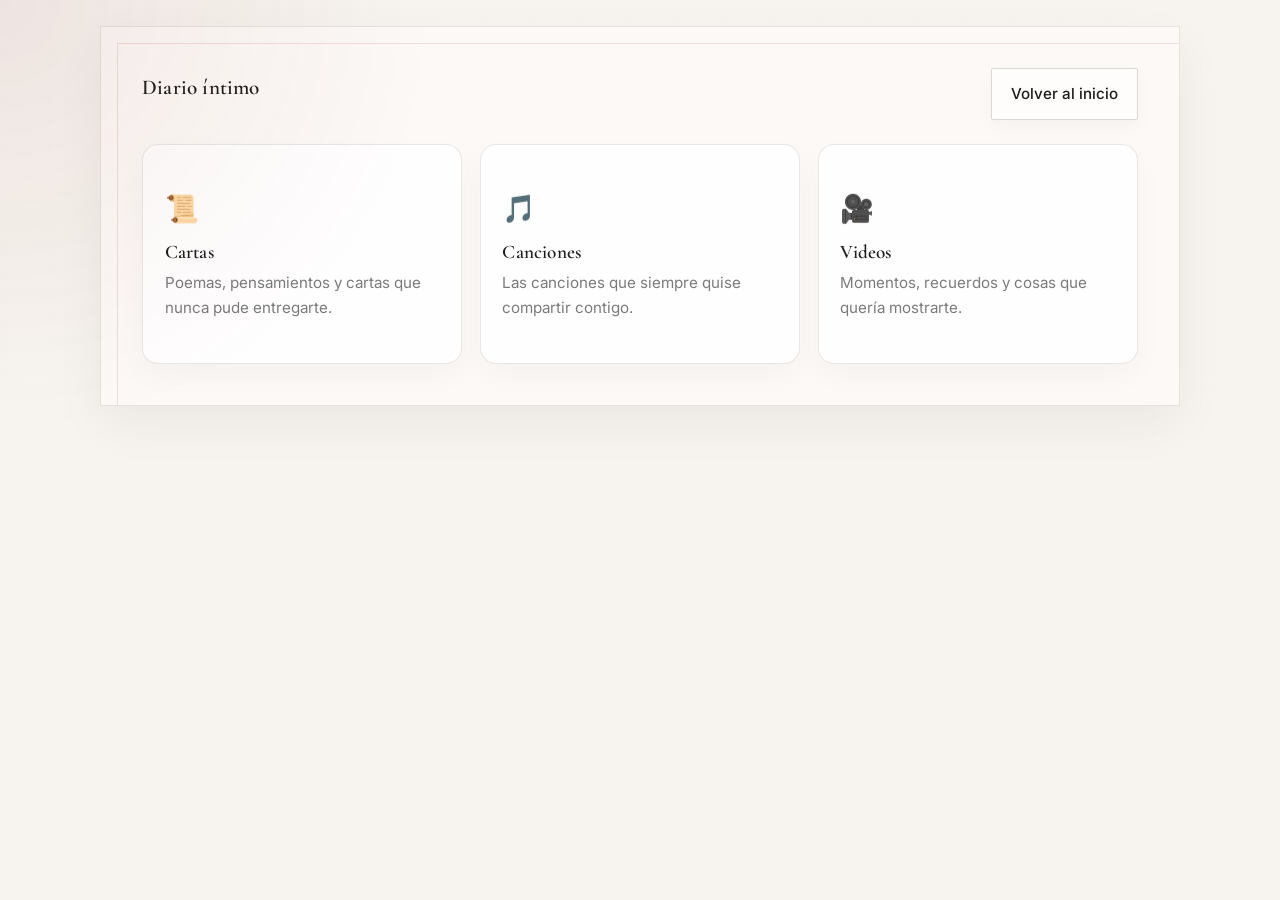
<file: menu.html>
<!DOCTYPE html>
<html lang="es">
<head>
    <meta charset="UTF-8">
    <meta name="viewport" content="width=device-width, initial-scale=1.0">
    <title>Diario íntimo</title>
    <link rel="stylesheet" href="style.css">
</head>
<body>
    <main class="menu-shell">
        <div class="topbar">
            <h2>Diario íntimo</h2>
            <a class="back-link" href="index.html">Volver al inicio</a>
        </div>

        <section class="cards-grid">
            <a class="card-link" href="cartas.html">
                <div class="card-icon">📜</div>
                <h3>Cartas</h3>
                <p>Poemas, pensamientos y cartas que nunca pude entregarte.</p>
            </a>

            <a class="card-link" href="canciones.html">
                <div class="card-icon">🎵</div>
                <h3>Canciones</h3>
                <p>Las canciones que siempre quise compartir contigo.</p>
            </a>

            <a class="card-link" href="videos.html">
                <div class="card-icon">🎥</div>
                <h3>Videos</h3>
                <p>Momentos, recuerdos y cosas que quería mostrarte.</p>
            </a>
        </section>
    </main>

    <script src="script.js"></script>
</body>
</html>
</file>
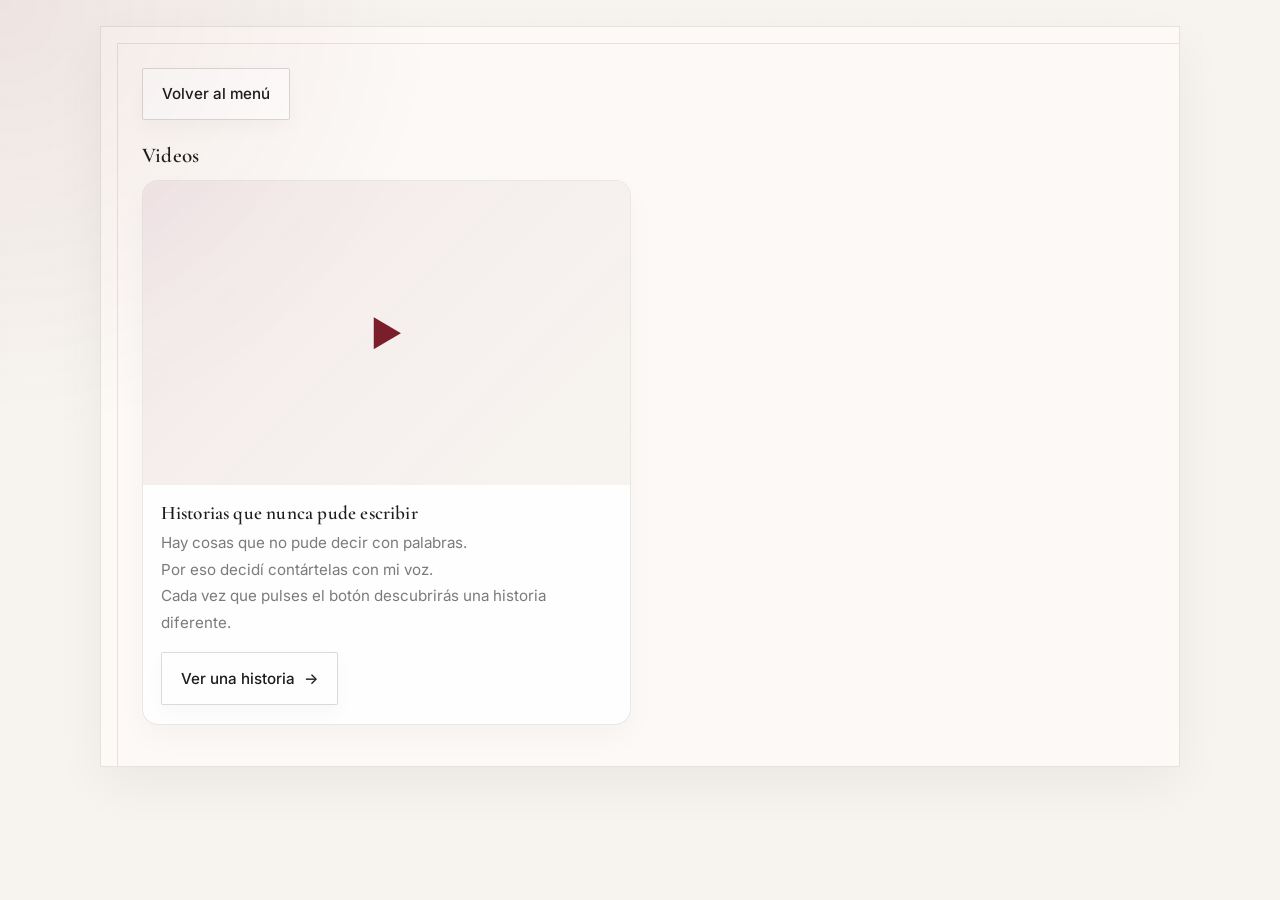
<file: videos.html>
<!DOCTYPE html>
<html lang="es">
<head>
    <meta charset="UTF-8">
    <meta name="viewport" content="width=device-width, initial-scale=1.0">
    <title>Videos</title>
    <link rel="stylesheet" href="style.css">

</head>
<body>
    <main class="page-shell fade-in">
        <div class="topbar">
            <a class="back-link" href="menu.html">Volver al menú</a>
        </div>

        <h2>Videos</h2>

        <section class="videos-grid">
            <article class="video-card">
                <div class="thumb">▶</div>
                <div class="video-content">
                    <h3 class="video-title">Historias que nunca pude escribir</h3>
                    <p class="video-text">Hay cosas que no pude decir con palabras.<br>Por eso decidí contártelas con mi voz.<br>Cada vez que pulses el botón descubrirás una historia diferente.</p>
                    <a id="discover-video" class="btn video-btn" href="#">Ver una historia</a>
                </div>
            </article>
        </section>
    </main>

    <script src="script.js"></script>
    <script>
        const videoLinks = [
            'https://drive.google.com/file/d/1bd0rHCTBGDFTdZkSeUXtFZORHPklhX_k/view?usp=sharing',
            'https://drive.google.com/file/d/1yMuyFUnxGnQAS9jC7etwL-LpNYxZ-iE0/view?usp=sharing',
            'https://drive.google.com/file/d/1y8s9Azw1Ubz8dv14SZy1lED-3WFHw1Jl/view?usp=sharing',
            'https://drive.google.com/file/d/1tB6l46qAeDbMwgpy2SrLyWbPfUgg4GHd/view?usp=sharing',
            'https://drive.google.com/file/d/1yGt5DYFYEgnhjP9hqN7eNtIaBBPe4Z_x/view?usp=sharing',
            'https://drive.google.com/file/d/1KyIoBt5x1y2zk--42egR81zwKIBl8m-h/view?usp=sharing',
            'https://drive.google.com/file/d/1UkgpvjMBwXcXMdn79_NdhZhB_QX5pUJ1/view?usp=sharing',
            'https://drive.google.com/file/d/1EuWC3NOixFM9GHwtDAo1z43qtwEGo_Ko/view?usp=sharing',
            'https://drive.google.com/file/d/1qm6G2TkCMqbyvzjumRA2IvBz2-pcf6FO/view?usp=sharing',
            'https://drive.google.com/file/d/1X1PNJ5KhADO3yGtYXDJkCQb_1pvuxAzB/view?usp=sharing',
            'https://drive.google.com/file/d/18KeBezkrCOana6fcZsai1VWUY2196SKW/view?usp=sharing',
            'https://drive.google.com/file/d/1mrW9yPtJpJ7T4r2xtYwsbDgCb9xqiTk_/view?usp=sharing',
            'https://drive.google.com/file/d/1NrKkXVod8tgrUIBg0c0ut8d_QVaxoFVT/view?usp=sharing',
            'https://drive.google.com/file/d/16hPexXgSAQaScBJhulTwhYa9f_gNx_lv/view?usp=sharing',
            'https://drive.google.com/file/d/1QqeuwMm-KmXJcK-Ia50PRRPuP_U-_hq1/view?usp=sharing',
            'https://drive.google.com/file/d/1XZCA_6OcEVQ_buELO8RAHX75ka-uLF_4/view?usp=sharing',
            'https://drive.google.com/file/d/1dSaYKzXA4SpOLa8tagrzrZXGgZW0xkRY/view?usp=sharing',
            'https://drive.google.com/file/d/1XW8pv4hZ7bJb4IXu7j8ZME5ylcfUlhIn/view?usp=sharing',
            'https://drive.google.com/file/d/1NPQWcbGojuqxa9dq32IFMSThXwDqn9-2/view?usp=sharing',
            'https://drive.google.com/file/d/1vidcxi2UbAshcTL3VtuPmZqYQ7Y2WKAd/view?usp=sharing',
            'https://drive.google.com/file/d/168cQ1KE2UsiTmpsxraofQoOMGHxzW0ZC/view?usp=sharing',
            'https://drive.google.com/file/d/1oaPSuhh2VWLbmqMbwDWZ1ZiqqIv2OmRt/view?usp=sharing',
            'https://drive.google.com/file/d/10PP5Rwuwq1Hlzl4h8sxXOgqyWfnVasQS/view?usp=sharing',
            'https://drive.google.com/file/d/1AFw1dEZOAIJXBO4WldOr6zepCJDv5QPH/view?usp=sharing',
            'https://drive.google.com/file/d/1A2iC00qd0smVV9pBq7wFnevmpr_yQ7r6/view?usp=sharing',
            'https://drive.google.com/file/d/1VfXNhBPXcuP2TnlQdN3WDIjk0rmnLCNH/view?usp=sharing',
            'https://drive.google.com/file/d/1Psn0KZR6UR21c2qhI4uOF9bbR12wyqFB/view?usp=sharing',
            'https://drive.google.com/file/d/1JSuDyP4A950jkyLFvqR2Zm3mDgoXXLne/view?usp=sharing',
            'https://drive.google.com/file/d/1bsXM_jeXhZu7KCmZux8v3PY7HCuamWoE/view?usp=sharing'
        ];

        let lastVideoIndex = -1;
        const discoverVideo = document.getElementById('discover-video');

        discoverVideo.addEventListener('click', (event) => {
            event.preventDefault();
            if (!videoLinks.length) return;

            let nextIndex = Math.floor(Math.random() * videoLinks.length);
            if (videoLinks.length > 1) {
                while (nextIndex === lastVideoIndex) {
                    nextIndex = Math.floor(Math.random() * videoLinks.length);
                }
            }

            lastVideoIndex = nextIndex;
            window.open(videoLinks[nextIndex], '_blank');
        });
    </script>
</body>
</html>
</file>
<file: style.css>
@import url('https://fonts.googleapis.com/css2?family=Cormorant+Garamond:wght@500;600;700&family=Inter:wght@300;400;500;600&display=swap');

:root {
    --paper: #f7f4ef;
    --paper-strong: #fcfaf7;
    --ink: #1d1d1d;
    --muted: #7b7b7b;
    --wine: #7b1e2b;
    --line: rgba(29, 29, 29, 0.1);
    --line-strong: rgba(29, 29, 29, 0.16);
    --shadow: 0 18px 48px rgba(29, 29, 29, 0.05);
}

* {
    box-sizing: border-box;
    margin: 0;
    padding: 0;
}

html {
    scroll-behavior: smooth;
}

body {
    min-height: 100vh;
    padding: 1.6rem;
    background: var(--paper);
    color: var(--ink);
    font-family: 'Inter', sans-serif;
    line-height: 1.65;
    overflow-x: hidden;
    position: relative;
}

body::before {
    content: '';
    position: fixed;
    inset: 0;
    background: linear-gradient(90deg, rgba(29, 29, 29, 0.018) 1px, transparent 1px),
                linear-gradient(rgba(29, 29, 29, 0.018) 1px, transparent 1px);
    background-size: 48px 48px;
    mask-image: linear-gradient(180deg, rgba(0, 0, 0, 0.22), transparent 90%);
    pointer-events: none;
}

body::after {
    content: '';
    position: fixed;
    inset: 0;
    background: radial-gradient(circle at top left, rgba(123, 30, 43, 0.07), transparent 28%);
    pointer-events: none;
}

body.is-transitioning {
    opacity: 0;
    transform: translateY(6px);
    transition: opacity 0.2s ease, transform 0.2s ease;
}

main,
.page-shell,
.hero-card,
.menu-shell {
    position: relative;
    overflow: hidden;
}

.page-shell,
.hero-card,
.menu-shell {
    width: min(94vw, 1080px);
    margin: 0 auto;
    padding: clamp(1.7rem, 3.2vw, 2.8rem);
    border: 1px solid var(--line);
    background: rgba(252, 250, 247, 0.9);
    box-shadow: var(--shadow);
    backdrop-filter: blur(10px);
}

.hero-card {
    min-height: 82vh;
    display: grid;
    grid-template-columns: minmax(0, 1.05fr) minmax(320px, 0.95fr);
    align-items: stretch;
    gap: clamp(1.4rem, 2.8vw, 2.4rem);
    text-align: left;
    opacity: 0;
    transform: translateY(20px);
    transition: opacity 0.8s ease, transform 0.8s ease;
}

.hero-content {
    display: flex;
    flex-direction: column;
    justify-content: center;
    position: relative;
    z-index: 1;
}

.hero-image {
    position: relative;
    min-height: 100%;
    border-radius: 24px;
    overflow: hidden;
    border: 1px solid rgba(123, 30, 43, 0.14);
    box-shadow: 0 20px 42px rgba(29, 29, 29, 0.08);
}

.hero-image img {
    width: 100%;
    height: 100%;
    object-fit: cover;
    display: block;
}

.menu-shell,
.page-shell {
    opacity: 0;
    transform: translateY(20px);
    transition: opacity 0.8s ease, transform 0.8s ease;
}

.hero-card.is-visible,
.menu-shell.is-visible,
.page-shell.is-visible {
    opacity: 1;
    transform: translateY(0);
}

.hero-card::before,
.menu-shell::before,
.page-shell::before {
    content: '';
    position: absolute;
    inset: 0;
    border-left: 1px solid rgba(123, 30, 43, 0.12);
    border-top: 1px solid rgba(123, 30, 43, 0.12);
    pointer-events: none;
    transform: translate(16px, 16px);
}


.eyebrow {
    display: inline-block;
    padding: 0.34rem 0.7rem;
    border: 1px solid var(--line-strong);
    font-size: 0.73rem;
    letter-spacing: 0.24em;
    text-transform: uppercase;
    color: var(--wine);
    background: rgba(123, 30, 43, 0.04);
}

h1,
h2,
h3 {
    font-family: 'Cormorant Garamond', serif;
    font-weight: 600;
    letter-spacing: 0.01em;
    line-height: 1.08;
    position: relative;
    z-index: 1;
}

h1 {
    margin: 1rem 0 0.85rem;
    font-size: clamp(2.1rem, 4.4vw, 3.4rem);
    max-width: 760px;
}

h2 {
    font-size: 1.32rem;
    margin-bottom: 0.8rem;
    color: var(--ink);
}

h3 {
    font-size: 1.2rem;
    margin-bottom: 0.4rem;
}

p {
    max-width: 640px;
    margin: 0 0 1.7rem;
    font-size: clamp(0.98rem, 1.8vw, 1.08rem);
    line-height: 1.8;
    color: var(--muted);
    position: relative;
    z-index: 1;
}

@media (max-width: 780px) {
    .hero-card {
        grid-template-columns: 1fr;
    }

    .hero-image {
        min-height: 300px;
    }
}

.topbar {
    display: flex;
    justify-content: space-between;
    align-items: center;
    gap: 1rem;
    margin-bottom: 1.5rem;
    position: relative;
    z-index: 1;
}

.back-link,
.btn,
.enter-link,
button {
    display: inline-flex;
    align-items: center;
    justify-content: center;
    gap: 0.55rem;
    padding: 0.8rem 1.2rem;
    border: 1px solid var(--line-strong);
    border-radius: 2px;
    text-decoration: none;
    color: var(--ink);
    background: rgba(255, 255, 255, 0.7);
    box-shadow: 0 8px 20px rgba(29, 29, 29, 0.03);
    transition: transform 0.25s ease, box-shadow 0.25s ease, background 0.25s ease, border-color 0.25s ease, color 0.25s ease;
    font-size: 0.95rem;
    font-weight: 500;
}

.back-link:hover,
.btn:hover,
.enter-link:hover,
button:hover {
    transform: translateY(-2px);
    box-shadow: 0 12px 24px rgba(29, 29, 29, 0.06);
    background: var(--wine);
    color: #fff;
    border-color: var(--wine);
}

.btn::after,
.enter-link::after {
    content: '→';
    font-size: 0.95rem;
}

.actions {
    display: flex;
    justify-content: flex-start;
}

.cards-grid,
.songs-grid,
.videos-grid {
    display: grid;
    gap: 1.1rem;
    position: relative;
    z-index: 1;
}

.cards-grid {
    grid-template-columns: repeat(3, minmax(0, 1fr));
}

.songs-grid,
.videos-grid {
    grid-template-columns: repeat(2, minmax(0, 1fr));
}

.card-link,
.song-card,
.video-card {
    text-decoration: none;
    color: inherit;
    background: rgba(255, 255, 255, 0.8);
    border: 1px solid var(--line);
    border-radius: 16px;
    box-shadow: 0 12px 30px rgba(29, 29, 29, 0.03);
    transition: transform 0.25s ease, box-shadow 0.25s ease, border-color 0.25s ease;
}

.card-link:hover,
.song-card:hover,
.video-card:hover {
    transform: translateY(-4px);
    box-shadow: 0 16px 36px rgba(29, 29, 29, 0.06);
    border-color: rgba(123, 30, 43, 0.2);
}

.card-link {
    padding: 1.35rem;
    min-height: 220px;
    display: flex;
    flex-direction: column;
    justify-content: center;
}

.card-icon {
    font-size: 1.7rem;
    margin-bottom: 0.6rem;
    color: var(--wine);
}

.card-link h3 {
    margin-bottom: 0.45rem;
}

.card-link p {
    margin: 0;
    font-size: 0.95rem;
    line-height: 1.7;
    color: var(--muted);
}

.song-card,
.video-card {
    overflow: hidden;
}

.cover,
.thumb {
    aspect-ratio: 16 / 10;
    display: grid;
    place-items: center;
    background: linear-gradient(135deg, rgba(123, 30, 43, 0.09), rgba(247, 244, 239, 0.96));
    color: var(--wine);
    font-size: 2.2rem;
}

.song-content,
.video-content {
    padding: 1.1rem 1.1rem 1.2rem;
}

.song-artist,
.letter-meta {
    color: var(--wine);
    font-size: 0.77rem;
    letter-spacing: 0.2em;
    text-transform: uppercase;
    margin-bottom: 0.55rem;
}

.song-text,
.video-text,
.letter-text {
    font-size: 0.95rem;
    line-height: 1.75;
    color: var(--muted);
    margin: 0 0 1rem;
}

.letter-card {
    position: relative;
    border: 1px solid var(--line);
    border-left: 2px solid rgba(123, 30, 43, 0.16);
    border-radius: 18px;
    padding: 2rem 2.1rem;
    min-height: 420px;
    background: linear-gradient(135deg, rgba(255, 255, 255, 0.82), rgba(247, 244, 239, 0.94));
    box-shadow: inset 0 1px 0 rgba(255,255,255,0.7), 0 16px 36px rgba(29, 29, 29, 0.04);
    display: flex;
    flex-direction: column;
    justify-content: center;
}

.letter-title {
    margin-bottom: 0.8rem;
}

.letter-text {
    max-width: 720px;
    white-space: pre-line;
}

.footer {
    margin-top: 1.4rem;
    text-align: left;
    font-size: 0.78rem;
    letter-spacing: 0.18em;
    text-transform: uppercase;
    color: var(--muted);
}

.fade-in,
.slide-up {
    opacity: 0;
    transform: translateY(18px);
    transition: opacity 0.8s ease, transform 0.8s ease;
}

.fade-in.is-visible,
.slide-up.is-visible {
    opacity: 1;
    transform: translateY(0);
}

@media (max-width: 900px) {
    .cards-grid,
    .songs-grid,
    .videos-grid {
        grid-template-columns: 1fr;
    }
}

@media (max-width: 640px) {
    body {
        padding: 1rem;
    }

    .page-shell,
    .hero-card,
    .menu-shell {
        width: min(96vw, 1080px);
        padding: 1.25rem 1.1rem;
        border-radius: 14px;
    }

    .topbar {
        flex-direction: column;
        align-items: flex-start;
    }

    .back-link,
    .btn,
    .enter-link,
    button {
        width: 100%;
    }

    h1 {
        font-size: 2rem;
    }

    .letter-card {
        min-height: 360px;
        padding: 1.3rem 1.1rem;
    }
}
</file>
